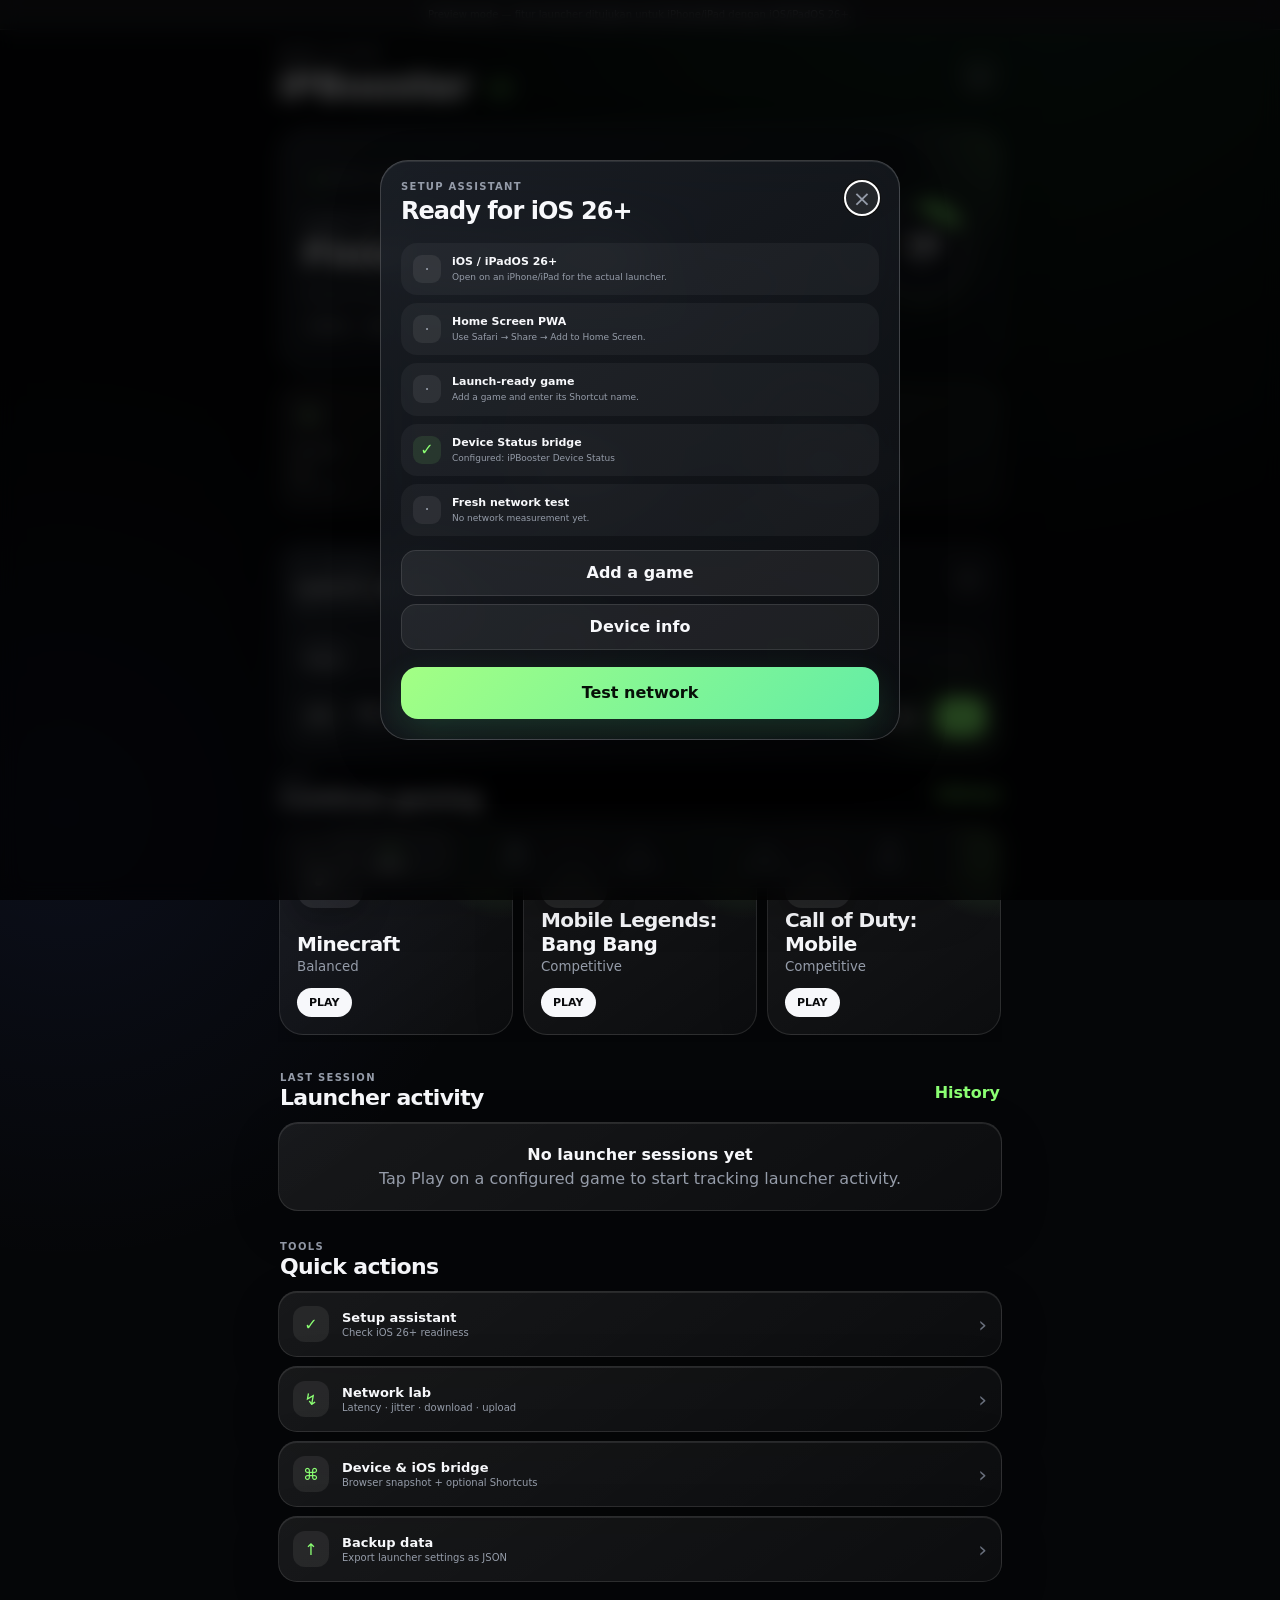
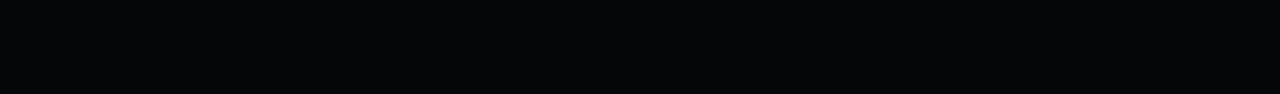
<file: index.html>
<!doctype html>
<html lang="id">
<head>
  <meta charset="utf-8" />
  <meta name="viewport" content="width=device-width, initial-scale=1, viewport-fit=cover, user-scalable=no" />
  <meta name="theme-color" content="#050608" />
  <meta name="color-scheme" content="dark" />
  <meta name="apple-mobile-web-app-capable" content="yes" />
  <meta name="apple-mobile-web-app-status-bar-style" content="black-translucent" />
  <meta name="apple-mobile-web-app-title" content="iPBooster" />
  <meta name="format-detection" content="telephone=no" />
  <meta name="description" content="iPBooster v3 — iOS 26+ gaming control with Smart Play Router, profile-aware launch preflight, real network diagnostics, official App Store artwork and local session analytics." />
  <link rel="manifest" href="./manifest.webmanifest" />
  <link rel="apple-touch-icon" href="./assets/icon-180.png" />
  <link rel="icon" href="./assets/icon.svg" type="image/svg+xml" />
  <link rel="stylesheet" href="./styles.css" />
  <link rel="stylesheet" href="./v3.css" />
  <title>iPBooster v3 — iOS 26+ Gaming Control</title>
</head>
<body>
  <div class="ambient ambient-a"></div>
  <div class="ambient ambient-b"></div>
  <div id="compatBanner" class="compat-banner hidden" role="status"></div>

  <main class="app-shell">
    <section class="view active" data-view="home">
      <header class="topbar">
        <div><p id="greeting" class="eyebrow">READY TO PLAY</p><h1>iPBooster <span class="version-chip">v3</span></h1></div>
        <button id="installButton" class="icon-button glass" aria-label="Install / onboarding" title="Install & setup">＋</button>
      </header>

      <section class="readiness-card glass strong-glass">
        <div class="readiness-copy">
          <div class="status-pill"><span class="live-dot"></span><span id="readyLabel">iOS 26+ target</span></div>
          <p class="eyebrow readiness-kicker">GAMING READINESS</p>
          <h2 id="readinessTitle">Set up your launcher</h2>
          <p id="readinessText">Smart Play Router + real preflight checks + local session analytics.</p>
          <div id="readinessReasons" class="reason-chips"></div>
        </div>
        <button class="readiness-ring" data-action="open-onboarding" aria-label="Open setup"><span id="readinessScore">0</span><small>/100</small></button>
      </section>

      <section class="metrics-grid" aria-label="Quick status">
        <button class="metric glass" data-action="run-network"><span class="metric-icon">↯</span><span class="metric-label">Network</span><strong id="metricLatency">—</strong><small id="metricJitter">Tap to test</small></button>
        <button class="metric glass" data-action="run-device-status"><span class="metric-icon">⌁</span><span class="metric-label">Device</span><strong id="metricBridge">Setup</strong><small id="metricBridgeSub">Optional bridge</small></button>
        <button class="metric glass" data-action="cycle-profile"><span class="metric-icon">◈</span><span class="metric-label">Profile</span><strong id="metricProfile">Competitive</strong><small>Tap to switch</small></button>
      </section>

      <div class="section-heading"><div><p class="eyebrow">PLAY</p><h3>Continue gaming</h3></div><button class="text-button" data-tab="games">Library</button></div>
      <div id="homeGameList" class="game-strip"></div>

      <div class="section-heading compact-heading"><div><p class="eyebrow">LAST SESSION</p><h3>Launcher activity</h3></div><button class="text-button" data-tab="sessions">History</button></div>
      <div id="lastSessionCard"></div>

      <div class="section-heading compact-heading"><div><p class="eyebrow">TOOLS</p><h3>Quick actions</h3></div></div>
      <div class="quick-grid">
        <button class="quick-action glass" data-action="open-onboarding"><span class="quick-symbol">✓</span><span><strong>Setup assistant</strong><small>Check iOS 26+ readiness</small></span><span>›</span></button>
        <button class="quick-action glass" data-action="run-network"><span class="quick-symbol">↯</span><span><strong>Network lab</strong><small>Latency · jitter · download · upload</small></span><span>›</span></button>
        <button class="quick-action glass" data-action="open-bridge"><span class="quick-symbol">⌘</span><span><strong>Device & iOS bridge</strong><small>Browser snapshot + optional Shortcuts</small></span><span>›</span></button>
        <button class="quick-action glass" data-action="export-data"><span class="quick-symbol">↑</span><span><strong>Backup data</strong><small>Export launcher settings as JSON</small></span><span>›</span></button>
      </div>
    </section>

    <section class="view" data-view="games">
      <header class="topbar">
        <div><p class="eyebrow">OFFICIAL APP STORE DATA</p><h1>Games</h1></div>
        <button class="pill-button glass" data-action="open-manual-game">+ Manual</button>
      </header>
      <p class="page-intro">Cari game di katalog Apple Indonesia. Smart Play Router mengirim nama game ke satu Shortcut, lalu aksi Jika memilih cabang Buka App yang benar.</p>

      <section class="search-card glass">
        <div class="search-row">
          <input id="gameSearchInput" type="search" autocomplete="off" enterkeyhint="search" placeholder="Cari Minecraft, Genshin, PUBG…" />
          <button id="gameSearchButton" class="small-button">Search</button>
        </div>
        <small>Hasil berasal dari Apple Search API. iPBooster tidak membuat atau meniru logo game.</small>
      </section>
      <div id="appStoreResults" class="store-results"></div>

      <div class="section-heading compact-heading"><div><p class="eyebrow">YOUR LIBRARY</p><h3>Configured games</h3></div><span id="libraryCount" class="count-chip">0</span></div>
      <div id="gameLibrary" class="library-list"></div>
    </section>

    <section class="view" data-view="network">
      <header class="topbar"><div><p class="eyebrow">REAL HTTP MEASUREMENT</p><h1>Network Lab</h1></div><span id="onlinePill" class="status-pill"><span class="live-dot"></span>Online</span></header>
      <p class="page-intro">Pengukuran memakai trafik sungguhan. Safari tidak memberikan raw socket, jadi angka latency di sini adalah HTTP latency ke endpoint test—bukan ICMP ping ke server game.</p>
      <section class="network-gauge glass strong-glass"><div id="gaugeRing" class="gauge-ring"><div><span id="gaugeValue">—</span><small>ms</small></div></div><div><p class="eyebrow">CONNECTION QUALITY</p><h2 id="networkQuality">Ready to test</h2><p id="networkCaption">Run a full test to measure this connection.</p></div></section>
      <div class="network-stats">
        <div class="stat-card glass"><span>Latency</span><strong id="statLatency">—</strong><small>ms</small></div>
        <div class="stat-card glass"><span>Jitter</span><strong id="statJitter">—</strong><small>ms</small></div>
        <div class="stat-card glass"><span>Download</span><strong id="statDown">—</strong><small>Mbps</small></div>
        <div class="stat-card glass"><span>Upload</span><strong id="statUp">—</strong><small>Mbps</small></div>
      </div>
      <div id="browserNetworkInfo" class="mini-info glass hidden"></div>
      <button id="fullTestButton" class="primary-button">Run Full Network Test</button>
      <div id="testProgress" class="test-progress hidden"><div class="progress-track"><div id="progressBar"></div></div><p id="progressText">Preparing…</p></div>
      <div class="section-heading compact-heading"><div><p class="eyebrow">HISTORY</p><h3>Recent tests</h3></div><button id="clearHistory" class="text-button">Clear</button></div>
      <div id="networkHistory" class="history-list"></div>
    </section>

    <section class="view" data-view="sessions">
      <header class="topbar"><div><p class="eyebrow">LOCAL HISTORY</p><h1>Sessions</h1></div><button id="clearSessions" class="pill-button glass">Clear</button></header>
      <p class="page-intro">Session duration adalah <strong>launcher estimate</strong>: dihitung dari saat kamu tap Play sampai iPBooster kembali foreground. Web app tidak membaca proses game lain di iOS.</p>
      <section id="sessionSummary" class="session-summary"></section>
      <div class="section-heading compact-heading"><div><p class="eyebrow">RECENT</p><h3>Launch history</h3></div></div>
      <div id="sessionHistory" class="history-list"></div>
    </section>

    <section class="view" data-view="bridge">
      <header class="topbar"><div><p class="eyebrow">DEVICE & APPLE SHORTCUTS</p><h1>iOS Bridge</h1></div><span class="ios-chip">iOS 26+</span></header>
      <p class="page-intro">Device snapshot dasar bekerja tanpa Shortcut. Device Bridge tetap opsional untuk data iOS yang dilindungi. Smart Play memakai satu Router Shortcut untuk membuka semua game.</p>

      <section class="bridge-status glass strong-glass">
        <div class="bridge-icon">⌘</div>
        <div><p class="eyebrow">OPTIONAL DEVICE BRIDGE</p><h2 id="bridgeStatusTitle">Not configured</h2><p id="bridgeStatusText">Set nama Shortcut hanya jika kamu ingin data iOS tambahan.</p></div>
      </section>

      <section class="settings-group glass">
        <label for="statusShortcutName">Device Status Shortcut</label>
        <div class="input-row"><input id="statusShortcutName" autocomplete="off" placeholder="iPBooster Device Status" /><button id="saveBridge" class="small-button">Save</button></div>
        <small>Opsional. Output terakhir sebaiknya JSON text, misalnya <code>{"battery":87,"focus":"Gaming","wifi":"Home 5G"}</code>.</small>
      </section>
      <button class="primary-button" data-action="run-device-status">Test Optional Device Callback</button>

      <div class="section-heading compact-heading"><div><p class="eyebrow">LAST CALLBACK</p><h3>Device data</h3></div></div>
      <div id="deviceData" class="device-data glass"><p>Belum ada data dari Shortcuts.</p></div>

      <div class="section-heading compact-heading"><div><p class="eyebrow">SMART PLAY</p><h3>Universal router</h3></div></div>
      <ol class="recipe glass">
        <li><span>1</span><div><strong>One-time Router Shortcut setup</strong><p>Buat satu Shortcut “iPBooster Play”, bukan satu Shortcut per game.</p></div></li>
        <li><span>2</span><div><strong>If Shortcut Input → Open App</strong><p>Shortcut Input dipakai di aksi Jika. Setiap cabang Jika berisi Buka App dengan game yang dipilih langsung.</p></div></li>
        <li><span>3</span><div><strong>Game Mode stays native</strong><p>Setelah game terbuka, Game Mode dan prioritas CPU/GPU tetap dikelola iOS.</p></div></li>
      </ol>
      <section class="truth-card"><strong>No fake installed-app detection</strong><p>Safari/PWA tidak boleh membaca daftar aplikasi yang terpasang. iPBooster hanya menampilkan kemampuan perangkat yang browser memang boleh baca, lalu memakai Shortcuts atau deep link yang sah untuk launch.</p></section>
    </section>

    <nav class="tabbar glass" aria-label="Main navigation">
      <button class="tab active" data-tab="home"><span>⌂</span><small>Home</small></button>
      <button class="tab" data-tab="games"><span>▦</span><small>Games</small></button>
      <button class="tab" data-tab="network"><span>↯</span><small>Network</small></button>
      <button class="tab" data-tab="sessions"><span>◷</span><small>Sessions</small></button>
      <button class="tab" data-tab="bridge"><span>⌘</span><small>Bridge</small></button>
    </nav>
  </main>

  <dialog id="gameDialog" class="modal">
    <form id="gameForm" class="modal-card glass strong-glass">
      <div class="modal-head"><div><p class="eyebrow">GAME CONFIG</p><h2 id="dialogTitle">Configure Game</h2></div><button type="button" class="close-button" data-close-dialog="gameDialog" aria-label="Close">×</button></div>
      <div id="gamePreview" class="game-preview"></div>
      <input type="hidden" id="editGameId" />
      <input type="hidden" id="gameAppStoreId" />
      <input type="hidden" id="gameArtworkUrl" />
      <input type="hidden" id="gameStoreUrl" />
      <label>Game name<input id="gameName" maxlength="80" required placeholder="Minecraft" /></label>
      <label>Per-game Shortcut name (optional)<input id="gameShortcut" maxlength="100" placeholder="Leave empty for Smart Play" /></label>
      <label>Gaming profile<select id="gameProfile"><option value="competitive">Competitive</option><option value="balanced">Balanced</option><option value="battery">Battery Saver</option></select></label>
      <p class="form-help">Per-game Shortcut is optional. <strong>Smart Play Router</strong> can use one If → Open App Shortcut for the entire library.</p>
      <div class="modal-actions"><button type="button" id="deleteGameButton" class="danger-button hidden">Delete</button><button type="submit" class="primary-button">Save Game</button></div>
    </form>
  </dialog>

  <dialog id="onboardingDialog" class="modal">
    <div class="modal-card glass strong-glass">
      <div class="modal-head"><div><p class="eyebrow">SETUP ASSISTANT</p><h2>Ready for iOS 26+</h2></div><button class="close-button" data-close-dialog="onboardingDialog">×</button></div>
      <div id="onboardingChecks" class="check-list"></div>
      <div class="onboarding-actions">
        <button class="secondary-button" data-action="open-games">Add a game</button>
        <button class="secondary-button" data-action="open-bridge">Device info</button>
        <button class="primary-button" data-action="run-network">Test network</button>
      </div>
    </div>
  </dialog>

  <dialog id="installDialog" class="modal">
    <div class="modal-card glass strong-glass">
      <div class="modal-head"><div><p class="eyebrow">PWA INSTALL</p><h2>Add to Home Screen</h2></div><button class="close-button" data-close-dialog="installDialog">×</button></div>
      <div class="install-steps"><p><span>1</span>Buka di Safari.</p><p><span>2</span>Tap Share.</p><p><span>3</span>Pilih <strong>Add to Home Screen</strong>.</p><p><span>4</span>Buka iPBooster dari icon Home Screen.</p></div>
    </div>
  </dialog>

  <div id="toast" class="toast glass" role="status" aria-live="polite"></div>
  <script src="./app.js" defer></script>
  <script src="./v3-observer-guard.js" defer></script>
  <script src="./v3-engine.js" defer></script>
  <script src="./router-fix.js" defer></script>
  <script src="./smart-launch.js" defer></script>
</body>
</html>
</file>
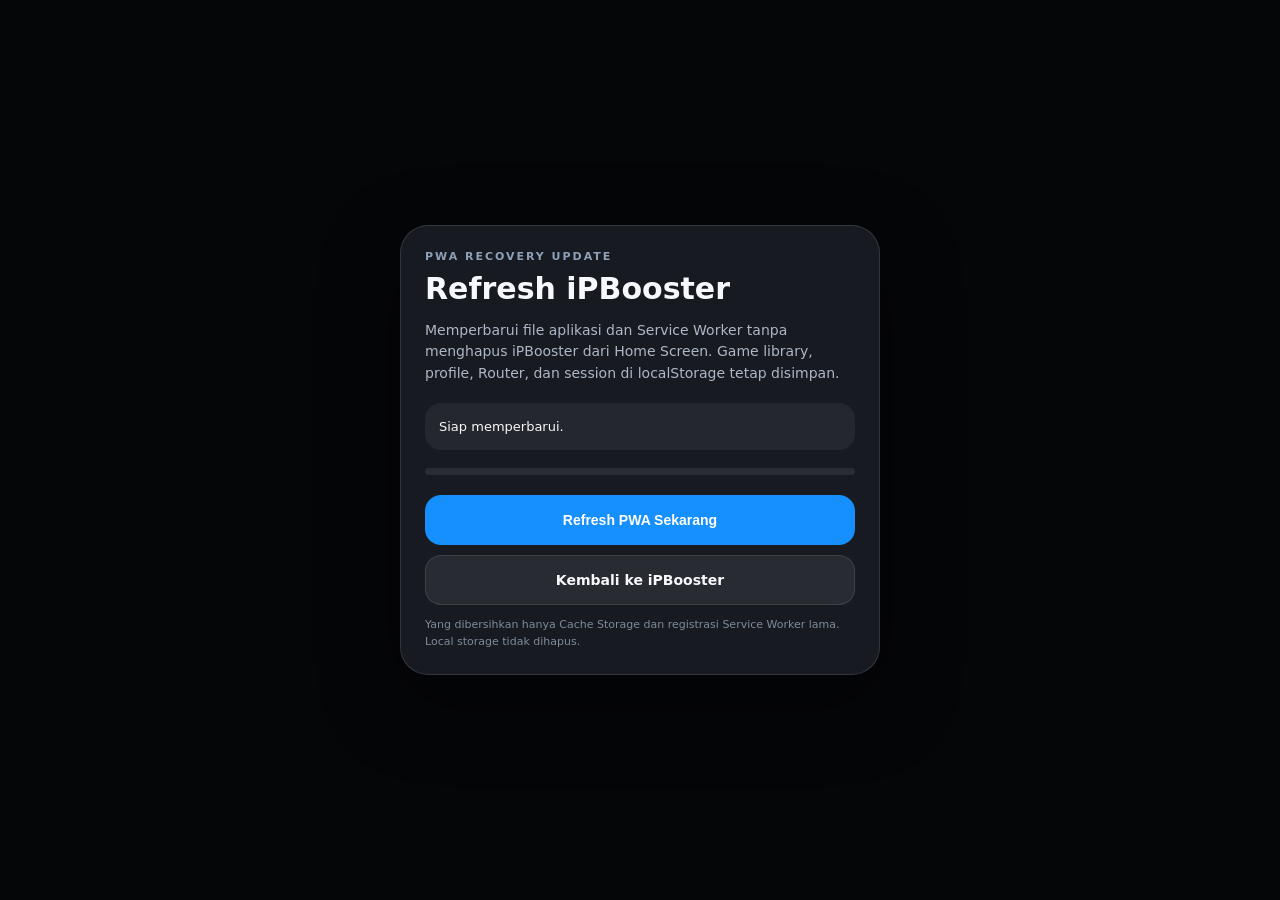
<file: refresh.html>
<!doctype html>
<html lang="id">
<head>
  <meta charset="utf-8" />
  <meta name="viewport" content="width=device-width, initial-scale=1, viewport-fit=cover" />
  <meta name="theme-color" content="#050608" />
  <meta name="color-scheme" content="dark" />
  <title>Refresh iPBooster</title>
  <style>
    *{box-sizing:border-box}html,body{margin:0;min-height:100%;background:#050608;color:#f7f8fb;font-family:-apple-system,BlinkMacSystemFont,"SF Pro Display",system-ui,sans-serif}body{min-height:100dvh;display:grid;place-items:center;padding:calc(24px + env(safe-area-inset-top)) 20px calc(24px + env(safe-area-inset-bottom))}.card{width:min(100%,480px);padding:24px;border-radius:28px;background:rgba(25,29,36,.92);border:1px solid rgba(255,255,255,.12);box-shadow:0 26px 80px rgba(0,0,0,.45)}.eyebrow{font-size:11px;font-weight:850;letter-spacing:.18em;color:#8ea0b7}.card h1{font-size:30px;margin:8px 0 10px}.card p{color:#aeb7c5;line-height:1.55;font-size:14px}.status{margin:18px 0;padding:14px;border-radius:16px;background:rgba(255,255,255,.055);font-size:13px;line-height:1.5}.progress{height:7px;border-radius:99px;background:rgba(255,255,255,.08);overflow:hidden;margin:14px 0 20px}.bar{height:100%;width:0;background:#2f9bff;transition:width .28s ease}.actions{display:grid;gap:10px}button,a{appearance:none;border:0;text-decoration:none;display:flex;align-items:center;justify-content:center;min-height:50px;border-radius:16px;font-size:14px;font-weight:800}.primary{background:#168fff;color:white}.secondary{background:rgba(255,255,255,.08);color:#f7f8fb;border:1px solid rgba(255,255,255,.1)}button:disabled{opacity:.55}.note{font-size:11px!important;color:#7f8b9b!important;margin-bottom:0!important}
  </style>
</head>
<body>
  <main class="card">
    <div class="eyebrow">PWA RECOVERY UPDATE</div>
    <h1>Refresh iPBooster</h1>
    <p>Memperbarui file aplikasi dan Service Worker tanpa menghapus iPBooster dari Home Screen. Game library, profile, Router, dan session di localStorage tetap disimpan.</p>
    <div id="status" class="status">Siap memperbarui.</div>
    <div class="progress"><div id="bar" class="bar"></div></div>
    <div class="actions">
      <button id="refresh" class="primary">Refresh PWA Sekarang</button>
      <a class="secondary" href="./">Kembali ke iPBooster</a>
    </div>
    <p class="note">Yang dibersihkan hanya Cache Storage dan registrasi Service Worker lama. Local storage tidak dihapus.</p>
  </main>
<script>
(() => {
  const status = document.getElementById('status');
  const bar = document.getElementById('bar');
  const button = document.getElementById('refresh');
  const set = (text, pct) => { status.textContent = text; bar.style.width = pct + '%'; };

  async function refreshPWA(){
    if(!navigator.onLine){ set('Tidak ada koneksi internet. Hubungkan internet lalu coba lagi.',0); return; }
    button.disabled = true;
    try{
      set('Menghapus cache aplikasi lama…',15);
      if('caches' in window){
        const keys = await caches.keys();
        await Promise.all(keys.filter(k => k.startsWith('ipbooster-')).map(k => caches.delete(k)));
      }

      set('Melepas Service Worker lama…',35);
      if('serviceWorker' in navigator){
        const regs = await navigator.serviceWorker.getRegistrations();
        await Promise.all(regs.filter(r => r.scope.includes('/ipbooster/')).map(r => r.unregister()));
      }

      set('Mengambil Service Worker terbaru…',58);
      if('serviceWorker' in navigator){
        await navigator.serviceWorker.register('./sw.js?recovery=' + Date.now(), {scope:'./', updateViaCache:'none'});
        const ready = await Promise.race([
          navigator.serviceWorker.ready,
          new Promise((_,reject)=>setTimeout(()=>reject(new Error('Service Worker timeout')),10000))
        ]);
        await ready.update?.();
      }

      set('Memverifikasi file terbaru…',78);
      await Promise.allSettled([
        fetch('./version.json?t='+Date.now(),{cache:'no-store'}),
        fetch('./index.html?t='+Date.now(),{cache:'no-store'}),
        fetch('./app.js?t='+Date.now(),{cache:'no-store'}),
        fetch('./pwa-update.js?t='+Date.now(),{cache:'no-store'})
      ]);

      set('Selesai. Membuka iPBooster terbaru…',100);
      sessionStorage.setItem('ipbooster.recovery-refresh','1');
      setTimeout(()=>location.replace('./?updated='+Date.now()),700);
    }catch(error){
      console.error(error);
      set('Refresh belum berhasil: ' + (error?.message || 'unknown error') + '. Coba lagi.',0);
      button.disabled = false;
    }
  }
  button.addEventListener('click', refreshPWA);
})();
</script>
</body>
</html>
</file>
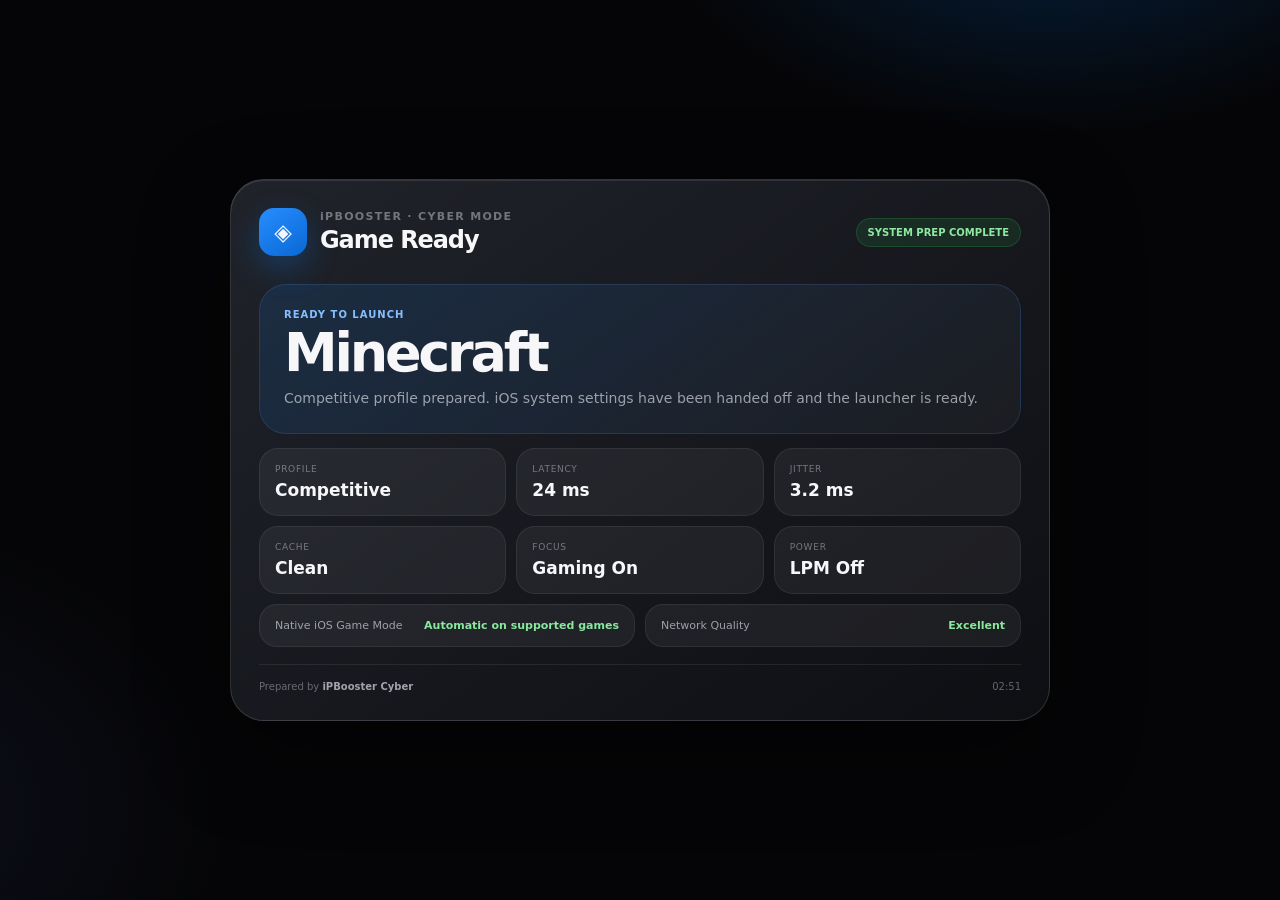
<file: shortcuts/ipbooster-cyber-result-preview.html>
<!doctype html><html lang="en"><head><meta charset="utf-8"><meta name="viewport" content="width=device-width,initial-scale=1,viewport-fit=cover"><meta name="color-scheme" content="dark"><title>iPBooster Cyber Preview</title><style>:root{color-scheme:dark;--bg:#050507;--soft:rgba(255,255,255,.055);--text:#f7f7fa;--muted:rgba(235,238,245,.62);font-family:-apple-system,BlinkMacSystemFont,"SF Pro Display","SF Pro Text",system-ui,sans-serif}*{box-sizing:border-box}html,body{margin:0;min-height:100%;background:#050507;color:var(--text)}body{min-height:100vh;display:grid;place-items:center;padding:28px;background:radial-gradient(700px 420px at 82% -12%,rgba(10,132,255,.22),transparent 58%),radial-gradient(620px 500px at -10% 90%,rgba(72,92,170,.12),transparent 58%),var(--bg)}.shell{width:min(100%,820px);border-radius:34px;padding:28px;background:linear-gradient(145deg,rgba(37,40,48,.87),rgba(17,18,22,.82));border:1px solid rgba(255,255,255,.13);box-shadow:inset 0 1px 0 rgba(255,255,255,.10),0 30px 90px rgba(0,0,0,.42)}.top{display:flex;align-items:center;justify-content:space-between;gap:18px}.brand{display:flex;align-items:center;gap:13px}.mark{width:48px;height:48px;border-radius:15px;display:grid;place-items:center;background:linear-gradient(145deg,#278dff,#0968d4);box-shadow:0 12px 32px rgba(10,132,255,.28);font-size:23px}.eyebrow{font-size:11px;letter-spacing:.12em;color:rgba(235,238,245,.42);font-weight:800}.brand strong{display:block;margin-top:3px;font-size:24px;letter-spacing:-.045em}.badge{padding:8px 11px;border-radius:999px;font-size:10px;font-weight:800;background:rgba(48,209,88,.10);color:#8ee8a2;border:1px solid rgba(48,209,88,.18)}.hero{margin-top:28px;padding:24px;border-radius:27px;background:linear-gradient(145deg,rgba(10,132,255,.13),rgba(255,255,255,.035));border:1px solid rgba(95,164,255,.16)}.hero .mini{font-size:10px;font-weight:800;letter-spacing:.1em;color:#86bfff}.hero h1{margin:7px 0 8px;font-size:clamp(31px,7vw,54px);line-height:.98;letter-spacing:-.06em}.hero p{margin:0;color:var(--muted);font-size:14px;line-height:1.5}.grid{display:grid;grid-template-columns:repeat(3,minmax(0,1fr));gap:10px;margin-top:14px}.stat{padding:15px;border-radius:19px;background:var(--soft);border:1px solid rgba(255,255,255,.07)}.stat span{display:block;font-size:9px;color:rgba(235,238,245,.42);text-transform:uppercase;letter-spacing:.08em}.stat strong{display:block;margin-top:6px;font-size:17px}.system{display:grid;grid-template-columns:1fr 1fr;gap:10px;margin-top:10px}.row{display:flex;align-items:center;justify-content:space-between;gap:10px;padding:14px 15px;border-radius:18px;background:var(--soft);border:1px solid rgba(255,255,255,.07)}.row span{font-size:11px;color:var(--muted)}.row strong{font-size:11px}.good{color:#88e89e}.footer{margin-top:17px;display:flex;align-items:center;justify-content:space-between;gap:12px;padding-top:16px;border-top:1px solid rgba(255,255,255,.08);font-size:10px;color:rgba(235,238,245,.38)}.footer strong{color:rgba(235,238,245,.65)}@media(max-width:620px){body{padding:16px}.shell{padding:20px;border-radius:28px}.grid{grid-template-columns:1fr 1fr}.system{grid-template-columns:1fr}.brand strong{font-size:21px}.hero h1{font-size:38px}}</style></head><body><main class="shell"><header class="top"><div class="brand"><div class="mark">◈</div><div><div class="eyebrow">iPBOOSTER · CYBER MODE</div><strong>Game Ready</strong></div></div><div class="badge">SYSTEM PREP COMPLETE</div></header><section class="hero"><div class="mini">READY TO LAUNCH</div><h1>Minecraft</h1><p>Competitive profile prepared. iOS system settings have been handed off and the launcher is ready.</p></section><section class="grid"><div class="stat"><span>Profile</span><strong>Competitive</strong></div><div class="stat"><span>Latency</span><strong>24 ms</strong></div><div class="stat"><span>Jitter</span><strong>3.2 ms</strong></div><div class="stat"><span>Cache</span><strong>Clean</strong></div><div class="stat"><span>Focus</span><strong>Gaming On</strong></div><div class="stat"><span>Power</span><strong>LPM Off</strong></div></section><section class="system"><div class="row"><span>Native iOS Game Mode</span><strong class="good">Automatic on supported games</strong></div><div class="row"><span>Network Quality</span><strong class="good">Excellent</strong></div></section><footer class="footer"><span>Prepared by <strong>iPBooster Cyber</strong></span><span>02:51</span></footer></main></body></html>
</file>
<file: styles.css>
:root{--bg:#050608;--panel:rgba(24,27,34,.62);--stroke:rgba(255,255,255,.11);--stroke-hi:rgba(255,255,255,.19);--text:#f7f8fb;--muted:#959ca9;--muted-2:#69707d;--accent:#8bff73;--accent-2:#4de5b9;--danger:#ff6572;--warning:#ffd166;--blue:#78a9ff;--safe-top:env(safe-area-inset-top,0px);--safe-bottom:env(safe-area-inset-bottom,0px);font-family:-apple-system,BlinkMacSystemFont,"SF Pro Display","SF Pro Text",system-ui,sans-serif}*{box-sizing:border-box;-webkit-tap-highlight-color:transparent}html{background:var(--bg);color-scheme:dark}body{margin:0;min-height:100svh;background:radial-gradient(circle at 78% -10%,rgba(92,255,159,.12),transparent 34%),radial-gradient(circle at 5% 48%,rgba(92,125,255,.08),transparent 30%),var(--bg);color:var(--text);overflow-x:hidden}button,input,select{font:inherit}button{color:inherit;cursor:pointer}button:active{transform:scale(.975)}button,.game-card,.store-result{transition:transform .16s ease,border-color .2s ease,background .2s ease,opacity .2s ease}.hidden{display:none!important}.ambient{position:fixed;pointer-events:none;filter:blur(85px);opacity:.18;border-radius:999px;z-index:-1}.ambient-a{width:250px;height:250px;background:var(--accent);right:-130px;top:16vh}.ambient-b{width:190px;height:190px;background:#586dff;left:-110px;top:58vh}.app-shell{width:min(100%,760px);margin:0 auto;padding:calc(var(--safe-top) + 18px) 18px calc(var(--safe-bottom) + 112px);min-height:100svh}.view{display:none;animation:viewIn .24s ease both}.view.active{display:block}@keyframes viewIn{from{opacity:0;transform:translateY(5px)}to{opacity:1;transform:none}}.glass{position:relative;background:linear-gradient(145deg,rgba(255,255,255,.075),rgba(255,255,255,.03));border:1px solid var(--stroke);box-shadow:inset 0 1px 0 rgba(255,255,255,.09),0 16px 50px rgba(0,0,0,.17);-webkit-backdrop-filter:blur(26px) saturate(140%);backdrop-filter:blur(26px) saturate(140%)}.strong-glass{background:linear-gradient(145deg,rgba(31,36,44,.78),rgba(13,15,19,.72));border-color:var(--stroke-hi)}.topbar{min-height:58px;display:flex;align-items:center;justify-content:space-between;gap:16px;margin-bottom:20px}h1,h2,h3,p{margin-top:0}h1{margin-bottom:0;font-size:clamp(28px,7vw,38px);letter-spacing:-.045em}h2{letter-spacing:-.04em}h3{margin-bottom:0;font-size:22px;letter-spacing:-.03em}.version-chip{display:inline-flex;vertical-align:middle;font-size:10px;letter-spacing:0;background:rgba(139,255,115,.12);color:var(--accent);border:1px solid rgba(139,255,115,.18);padding:5px 7px;border-radius:999px;margin-left:4px}.eyebrow{color:var(--muted);letter-spacing:.13em;font-size:10px;font-weight:800;margin-bottom:5px}.page-intro{color:var(--muted);line-height:1.55;font-size:13px;margin:-8px 2px 22px}.icon-button,.pill-button,.text-button,.small-button,.close-button,.secondary-button,.danger-button{border:0}.icon-button{width:44px;height:44px;border-radius:15px;display:grid;place-items:center;font-size:22px}.pill-button{padding:10px 14px;border-radius:999px;font-size:12px;font-weight:780}.text-button{color:var(--accent);background:none;padding:8px 0 8px 14px;font-weight:750}.small-button{border-radius:12px;padding:0 14px;background:var(--text);color:#08090b;font-weight:800}.secondary-button{min-height:46px;border-radius:15px;background:rgba(255,255,255,.07);border:1px solid var(--stroke);font-weight:780;padding:0 14px}.danger-button{min-height:48px;border-radius:15px;padding:0 16px;background:rgba(255,101,114,.1);border:1px solid rgba(255,101,114,.2);color:#ff9ca5;font-weight:800}.status-pill,.ios-chip,.count-chip{width:fit-content;display:inline-flex;align-items:center;gap:7px;border:1px solid rgba(255,255,255,.09);border-radius:999px;background:rgba(0,0,0,.23);padding:7px 10px;font-size:11px;color:#c9ced7}.live-dot{width:6px;height:6px;border-radius:50%;background:var(--accent);box-shadow:0 0 0 4px rgba(139,255,115,.09)}.readiness-card{border-radius:29px;padding:24px;display:grid;grid-template-columns:1fr 105px;gap:20px;align-items:center;overflow:hidden;min-height:245px}.readiness-card:after{content:"";position:absolute;width:260px;height:260px;border-radius:50%;right:-150px;top:-125px;background:radial-gradient(circle,rgba(139,255,115,.16),transparent 65%);pointer-events:none}.readiness-copy{position:relative;z-index:1}.readiness-kicker{margin-top:24px}.readiness-card h2{font-size:clamp(25px,7vw,38px);line-height:1;margin:7px 0 12px}.readiness-card p:not(.eyebrow){color:var(--muted);font-size:12px;line-height:1.5;margin-bottom:12px}.readiness-ring{position:relative;z-index:1;width:98px;height:98px;border-radius:50%;border:1px solid rgba(255,255,255,.14);background:radial-gradient(circle at center,#101318 57%,transparent 58%),conic-gradient(var(--accent) var(--score,0%),rgba(255,255,255,.08) 0);display:grid;place-content:center;text-align:center;box-shadow:0 0 42px rgba(139,255,115,.12)}.readiness-ring span{font-size:28px;font-weight:900;letter-spacing:-.06em}.readiness-ring small{color:var(--muted);font-size:9px}.reason-chips{display:flex;flex-wrap:wrap;gap:6px}.reason-chip{font-size:9px;padding:5px 7px;border-radius:999px;background:rgba(255,255,255,.055);color:#bec4cd;border:1px solid rgba(255,255,255,.06)}.reason-chip.good{color:var(--accent);background:rgba(139,255,115,.07);border-color:rgba(139,255,115,.12)}.metrics-grid{display:grid;grid-template-columns:repeat(3,1fr);gap:10px;margin:12px 0 30px}.metric{border-radius:20px;min-height:128px;padding:15px;text-align:left;display:flex;flex-direction:column;align-items:flex-start}.metric-icon{width:30px;height:30px;border-radius:10px;background:rgba(255,255,255,.07);display:grid;place-items:center;margin-bottom:13px;color:var(--accent);font-size:17px}.metric-label{color:var(--muted);font-size:11px}.metric strong{margin-top:4px;font-size:16px;letter-spacing:-.02em;overflow:hidden;text-overflow:ellipsis;max-width:100%}.metric small{color:var(--muted-2);margin-top:3px;font-size:9px}.section-heading{display:flex;align-items:end;justify-content:space-between;margin:0 2px 12px}.section-heading .eyebrow{margin-bottom:2px}.compact-heading{margin-top:30px}.game-strip{display:grid;grid-auto-flow:column;grid-auto-columns:minmax(174px,58%);gap:10px;overflow-x:auto;padding:1px 1px 7px;scrollbar-width:none;scroll-snap-type:x proximity}.game-strip::-webkit-scrollbar{display:none}.game-card{min-height:194px;border-radius:24px;padding:17px;text-align:left;overflow:hidden;scroll-snap-align:start;display:flex;flex-direction:column;justify-content:space-between}.game-card:after{content:"";position:absolute;width:130px;height:130px;border-radius:50%;background:radial-gradient(circle,rgba(139,255,115,.16),transparent 70%);right:-52px;top:-35px}.app-art{display:block;object-fit:cover;background:rgba(255,255,255,.07);box-shadow:0 10px 28px rgba(0,0,0,.25)}.game-card strong{font-size:20px;letter-spacing:-.03em;display:block}.game-card small{display:block;color:var(--muted);margin-top:3px}.play-chip{width:fit-content;margin-top:14px;background:var(--text);color:#0a0b0d;border-radius:999px;padding:8px 12px;font-size:11px;font-weight:850}.quick-grid{display:grid;gap:9px}.quick-action{border-radius:19px;padding:14px;display:grid;grid-template-columns:38px 1fr auto;align-items:center;gap:11px;text-align:left}.quick-symbol{width:36px;height:36px;border-radius:12px;background:rgba(255,255,255,.07);display:grid;place-items:center;color:var(--accent)}.quick-action strong{display:block;font-size:13px}.quick-action small{display:block;color:var(--muted);margin-top:2px;font-size:10px}.quick-action>span:last-child{color:var(--muted-2);font-size:22px}.last-session{border-radius:20px;padding:14px;display:grid;grid-template-columns:48px 1fr auto;gap:12px;align-items:center}.last-session strong{display:block;font-size:13px}.last-session p{margin:3px 0 0;color:var(--muted);font-size:10px}.duration-chip{font-size:11px;color:var(--accent);font-weight:800}.search-card{border-radius:21px;padding:14px}.search-row{display:grid;grid-template-columns:1fr auto;gap:8px}.search-card small{display:block;color:var(--muted);font-size:9px;line-height:1.5;margin:9px 2px 0}input,select{width:100%;border:1px solid rgba(255,255,255,.1);background:rgba(0,0,0,.23);color:var(--text);outline:none;border-radius:13px;padding:12px}input:focus,select:focus{border-color:rgba(139,255,115,.45);box-shadow:0 0 0 3px rgba(139,255,115,.06)}.store-results{display:grid;gap:8px;margin-top:12px}.store-result{border-radius:18px;padding:12px;display:grid;grid-template-columns:56px 1fr auto;gap:12px;align-items:center;text-align:left}.store-result strong{font-size:13px;display:block}.store-result small{display:block;color:var(--muted);font-size:9px;margin-top:3px;line-height:1.35}.store-add{border:0;border-radius:12px;padding:9px 11px;background:var(--text);color:#08090b;font-size:10px;font-weight:850}.loading-card{border-radius:18px;padding:18px;color:var(--muted);font-size:11px;text-align:center}.library-list{display:grid;gap:10px}.library-row{border-radius:22px;padding:14px;display:grid;grid-template-columns:52px 1fr auto;align-items:center;gap:13px}.library-row strong{font-size:14px}.library-row small{color:var(--muted);display:block;margin-top:4px;font-size:10px;line-height:1.35}.row-actions{display:flex;gap:7px}.row-actions button{border:1px solid var(--stroke);background:rgba(255,255,255,.05);border-radius:12px;padding:9px 11px;font-size:10px;font-weight:750}.row-actions .play{background:var(--text);color:#08090b}.row-actions .play:disabled{opacity:.38}.network-gauge{border-radius:29px;padding:22px;min-height:185px;display:grid;grid-template-columns:118px 1fr;gap:22px;align-items:center}.gauge-ring{width:112px;height:112px;border-radius:50%;background:conic-gradient(var(--accent) 0deg,rgba(255,255,255,.08) 0deg);display:grid;place-items:center;position:relative}.gauge-ring:before{content:"";position:absolute;inset:8px;border-radius:50%;background:#111318;box-shadow:inset 0 0 0 1px rgba(255,255,255,.06)}.gauge-ring>div{position:relative;z-index:1;text-align:center}.gauge-ring span{display:block;font-size:30px;font-weight:900;letter-spacing:-.06em}.gauge-ring small{color:var(--muted)}.network-gauge h2{margin:4px 0 7px;font-size:24px}.network-gauge p:last-child{color:var(--muted);font-size:11px;line-height:1.45;margin:0}.network-stats{display:grid;grid-template-columns:repeat(4,1fr);gap:8px;margin:10px 0}.stat-card{min-width:0;border-radius:18px;padding:13px 10px;text-align:center}.stat-card span{display:block;color:var(--muted);font-size:9px}.stat-card strong{display:block;font-size:20px;margin-top:6px;overflow:hidden;text-overflow:ellipsis}.stat-card small{color:var(--muted-2);font-size:8px}.mini-info{border-radius:16px;padding:11px 13px;margin:9px 0;color:var(--muted);font-size:10px;display:flex;gap:9px;flex-wrap:wrap}.mini-info strong{color:var(--text)}.primary-button{width:100%;margin-top:9px;min-height:52px;border:0;border-radius:17px;background:linear-gradient(135deg,#a3ff84,#63eda6);color:#071008;font-weight:900;box-shadow:0 12px 34px rgba(91,255,154,.14)}.primary-button:disabled{opacity:.5}.test-progress{margin:15px 2px}.progress-track{height:5px;background:rgba(255,255,255,.07);border-radius:99px;overflow:hidden}#progressBar{width:0;height:100%;background:var(--accent);transition:width .25s ease}#progressText{color:var(--muted);font-size:11px;margin:7px 0 0}.history-list{display:grid;gap:8px}.history-item{border-radius:17px;padding:13px;display:grid;grid-template-columns:1fr auto;gap:10px;align-items:center}.history-item strong{font-size:12px}.history-item p{color:var(--muted);margin:4px 0 0;font-size:10px;line-height:1.45}.history-score{font-size:11px;color:var(--accent);font-weight:800}.session-summary{display:grid;grid-template-columns:repeat(3,1fr);gap:8px}.summary-card{border-radius:18px;padding:14px;text-align:center}.summary-card span{display:block;color:var(--muted);font-size:9px}.summary-card strong{display:block;margin-top:6px;font-size:19px}.bridge-status{border-radius:29px;padding:22px;display:grid;grid-template-columns:64px 1fr;gap:17px;align-items:center}.bridge-icon{width:62px;height:62px;border-radius:20px;background:rgba(139,255,115,.09);border:1px solid rgba(139,255,115,.18);display:grid;place-items:center;font-size:29px;color:var(--accent)}.bridge-status h2{margin:3px 0 5px}.bridge-status p:last-child{color:var(--muted);font-size:11px;line-height:1.45;margin:0}.settings-group{margin:12px 0 0;border-radius:20px;padding:16px}.settings-group label,.modal-card label{font-size:11px;color:#dfe3e9;font-weight:750}.input-row{display:grid;grid-template-columns:1fr auto;gap:8px;margin-top:9px}.settings-group>small{color:var(--muted);display:block;line-height:1.5;margin-top:9px}code{font-family:ui-monospace,SFMono-Regular,Menlo,monospace;font-size:.9em}.device-data{border-radius:20px;padding:15px;min-height:64px}.device-data p{margin:0;color:var(--muted);font-size:12px}.device-data-grid{display:grid;grid-template-columns:repeat(2,1fr);gap:8px}.device-data-grid div{border-radius:13px;background:rgba(255,255,255,.045);padding:11px;min-width:0}.device-data-grid span{display:block;color:var(--muted);font-size:9px;text-transform:uppercase;letter-spacing:.08em}.device-data-grid strong{display:block;margin-top:5px;font-size:13px;overflow:hidden;text-overflow:ellipsis}.recipe{list-style:none;padding:8px 16px;border-radius:22px;margin:0}.recipe li{display:grid;grid-template-columns:30px 1fr;gap:10px;padding:13px 0;border-bottom:1px solid rgba(255,255,255,.06)}.recipe li:last-child{border:0}.recipe li>span{width:27px;height:27px;border-radius:9px;background:rgba(139,255,115,.09);color:var(--accent);display:grid;place-items:center;font-size:11px;font-weight:800}.recipe strong{font-size:12px}.recipe p{color:var(--muted);margin:4px 0 0;line-height:1.45;font-size:10px}.truth-card{margin-top:12px;border:1px solid rgba(255,209,102,.18);background:rgba(255,209,102,.055);border-radius:20px;padding:16px}.truth-card strong{color:var(--warning);font-size:12px}.truth-card p{color:#b6b0a3;margin:6px 0 0;font-size:10px;line-height:1.55}.tabbar{position:fixed;left:50%;bottom:calc(var(--safe-bottom) + 12px);transform:translateX(-50%);width:min(calc(100% - 28px),640px);min-height:67px;z-index:20;border-radius:24px;padding:7px;display:grid;grid-template-columns:repeat(5,1fr);background:rgba(18,20,25,.71)}.tab{border:0;background:transparent;display:flex;flex-direction:column;align-items:center;justify-content:center;gap:4px;color:var(--muted-2);border-radius:17px}.tab span{font-size:18px;line-height:1}.tab small{font-size:8px;font-weight:650}.tab.active{color:var(--text);background:rgba(255,255,255,.065);box-shadow:inset 0 1px 0 rgba(255,255,255,.08)}.tab.active span{color:var(--accent)}.modal{border:0;padding:0;background:transparent;width:min(calc(100% - 26px),520px);color:var(--text);overflow:visible}.modal::backdrop{background:rgba(0,0,0,.7);-webkit-backdrop-filter:blur(10px);backdrop-filter:blur(10px)}.modal-card{border-radius:28px;padding:20px;width:100%;max-height:84svh;overflow-y:auto}.modal-head{display:flex;justify-content:space-between;gap:15px;align-items:start;margin-bottom:18px}.modal-head h2{margin-bottom:0}.close-button{width:34px;height:34px;border-radius:50%;background:rgba(255,255,255,.07);color:var(--muted);font-size:22px}.modal-card label{display:block;margin-top:12px}.modal-card label input,.modal-card label select{margin-top:7px}.game-preview{min-height:74px;border-radius:18px;background:rgba(255,255,255,.04);display:flex;align-items:center;gap:13px;padding:12px;margin-bottom:4px}.game-preview strong{font-size:14px}.game-preview small{display:block;color:var(--muted);font-size:9px;margin-top:4px}.form-help{color:var(--muted);font-size:10px;line-height:1.5;margin:13px 2px 0}.modal-actions{display:grid;grid-template-columns:auto 1fr;gap:8px;align-items:end}.modal-actions .primary-button{margin-top:9px}.check-list{display:grid;gap:8px}.check-row{border-radius:16px;background:rgba(255,255,255,.045);padding:12px;display:grid;grid-template-columns:29px 1fr;gap:10px;align-items:center}.check-icon{width:28px;height:28px;border-radius:9px;background:rgba(255,255,255,.07);display:grid;place-items:center;color:var(--muted)}.check-row.done .check-icon{background:rgba(139,255,115,.1);color:var(--accent)}.check-row strong{display:block;font-size:11px}.check-row small{display:block;color:var(--muted);font-size:9px;margin-top:3px;line-height:1.35}.onboarding-actions{display:grid;gap:8px;margin-top:14px}.install-steps{display:grid;gap:9px}.install-steps p{display:grid;grid-template-columns:28px 1fr;align-items:center;gap:10px;color:#d6dae1;margin:0;font-size:12px}.install-steps span{width:26px;height:26px;border-radius:9px;display:grid;place-items:center;background:rgba(139,255,115,.09);color:var(--accent);font-size:10px;font-weight:800}.toast{position:fixed;z-index:99;left:50%;bottom:calc(var(--safe-bottom) + 94px);transform:translate(-50%,15px);width:min(calc(100% - 40px),420px);border-radius:16px;padding:12px 14px;font-size:11px;text-align:center;opacity:0;pointer-events:none;transition:.22s ease}.toast.show{opacity:1;transform:translate(-50%,0)}.compat-banner{position:sticky;top:0;z-index:50;padding:9px 14px;background:#15171b;border-bottom:1px solid var(--stroke);color:#cbd0d8;font-size:10px;text-align:center}.empty-state{border-radius:20px;padding:22px;color:var(--muted);text-align:center}.empty-state strong{color:var(--text);display:block;margin-bottom:5px}@media(max-width:430px){.app-shell{padding-left:14px;padding-right:14px}.readiness-card{grid-template-columns:1fr 88px;padding:20px;gap:12px}.readiness-ring{width:84px;height:84px}.readiness-ring span{font-size:24px}.metrics-grid{gap:7px}.metric{min-height:121px;padding:13px 10px}.network-gauge{grid-template-columns:98px 1fr;gap:16px;padding:18px}.gauge-ring{width:96px;height:96px}.network-stats{gap:6px}.stat-card{padding:12px 6px}.stat-card strong{font-size:17px}.library-row{grid-template-columns:48px 1fr}.row-actions{grid-column:1/-1}.row-actions button{flex:1}.store-result{grid-template-columns:50px 1fr auto;padding:10px;gap:10px}.session-summary{gap:6px}.summary-card{padding:12px 7px}.summary-card strong{font-size:16px}}@media(prefers-reduced-motion:reduce){*,*::before,*::after{animation-duration:.01ms!important;transition-duration:.01ms!important;scroll-behavior:auto!important}}
</file>
<file: v3.css>
.v3-control,.v3-analytics,.v3-router-card{margin:14px 0;padding:16px;border-radius:24px}.v3-control{display:grid;gap:14px;overflow:hidden;position:relative}.v3-control:after{content:"";position:absolute;right:-35px;bottom:-55px;width:140px;height:140px;border-radius:50%;background:rgba(139,255,115,.07);filter:blur(18px);pointer-events:none}.v3-head{display:flex;align-items:flex-start;justify-content:space-between;gap:12px}.v3-head h3{margin:2px 0 0;font-size:18px}.v3-head small,.v3-muted{color:var(--muted)}.v3-status-grid{display:grid;grid-template-columns:repeat(3,minmax(0,1fr));gap:8px}.v3-status{padding:10px;border-radius:15px;background:rgba(255,255,255,.045);min-width:0}.v3-status span,.v3-stat span{display:block;font-size:9px;color:var(--muted);text-transform:uppercase;letter-spacing:.05em}.v3-status strong,.v3-stat strong{display:block;margin-top:5px;font-size:11px;overflow:hidden;text-overflow:ellipsis;white-space:nowrap}.v3-game{display:grid;grid-template-columns:50px 1fr auto;gap:11px;align-items:center}.v3-art{width:50px;height:50px;border-radius:14px;object-fit:cover;background:rgba(255,255,255,.06)}.v3-game strong{display:block;font-size:13px}.v3-game small{display:block;color:var(--muted);font-size:10px;margin-top:3px}.v3-actions{display:flex;gap:7px;flex-wrap:wrap}.v3-mini{border:1px solid var(--stroke);background:rgba(255,255,255,.05);color:var(--text);border-radius:12px;padding:9px 11px;font-size:10px;font-weight:800;min-height:38px}.v3-mini.primary{background:var(--accent);color:#081006;border-color:transparent}.v3-details,.v3-fav{border:1px solid var(--stroke);background:rgba(255,255,255,.04);color:var(--muted);border-radius:10px;padding:7px 9px;font-size:9px;font-weight:800}.v3-fav.active{color:#ffd66b;background:rgba(255,214,107,.08)}.v3-hero{display:grid;grid-template-columns:72px 1fr;gap:14px;align-items:center;margin:8px 0 14px}.v3-hero .v3-art{width:72px;height:72px;border-radius:20px}.v3-hero h2{margin:3px 0;font-size:22px}.v3-hero p{margin:0;color:var(--muted);font-size:10px}.v3-score{display:inline-flex;align-items:baseline;gap:2px;font-size:11px;font-weight:850;color:var(--accent)}.v3-score b{font-size:22px}.v3-chips{display:flex;flex-wrap:wrap;gap:6px;margin:10px 0}.v3-chip{padding:6px 9px;border-radius:999px;background:rgba(255,255,255,.055);color:var(--muted);font-size:9px;font-weight:750}.v3-chip.good{background:rgba(139,255,115,.08);color:var(--accent)}.v3-stats{display:grid;grid-template-columns:repeat(3,minmax(0,1fr));gap:8px;margin:12px 0}.v3-stat{padding:11px;border-radius:15px;background:rgba(255,255,255,.045)}.v3-stat strong{font-size:13px}.v3-note{padding:12px;border-radius:16px;background:rgba(255,255,255,.045);margin:10px 0}.v3-note strong{font-size:11px}.v3-note p{margin:5px 0 0;color:var(--muted);font-size:10px;line-height:1.5}.v3-preflight{padding:13px;border-radius:17px;background:rgba(255,255,255,.045);margin:12px 0}.v3-line{display:flex;align-items:center;justify-content:space-between;gap:10px;padding:8px 0;border-bottom:1px solid rgba(255,255,255,.06);font-size:11px}.v3-line:last-child{border-bottom:0}.v3-line span{color:var(--muted)}.v3-line .warn{color:#ffd16a}.v3-line .good{color:var(--accent)}.v3-progress{height:6px;border-radius:999px;background:rgba(255,255,255,.07);overflow:hidden;margin:9px 0}.v3-progress>div{height:100%;width:0;background:var(--accent);transition:width .2s ease}.v3-router-card{display:grid;grid-template-columns:1fr auto;gap:10px;align-items:center;border-radius:20px}.v3-router-card strong{font-size:12px}.v3-router-card small{display:block;color:var(--muted);font-size:10px;margin-top:4px;line-height:1.45}.v3-router-list{display:grid;gap:9px;margin-top:12px}.v3-router-row{padding:11px;border-radius:15px;background:rgba(255,255,255,.045)}.v3-router-row-head{display:flex;justify-content:space-between;gap:10px;align-items:center}.v3-router-row strong{font-size:11px}.v3-router-row small{display:block;color:var(--muted);font-size:9px;margin-top:4px;line-height:1.5}.v3-code{font-family:ui-monospace,SFMono-Regular,Menlo,monospace;color:var(--accent)}.v3-analytics-head{display:flex;justify-content:space-between;gap:10px}.v3-analytics-head strong{font-size:12px}.v3-analytics-head small{display:block;color:var(--muted);font-size:9px}.v3-bars{display:grid;grid-template-columns:repeat(7,1fr);gap:7px;align-items:end;height:110px;margin-top:12px}.v3-bar-col{display:grid;grid-template-rows:1fr auto;gap:6px;height:100%;align-items:end}.v3-bar-track{height:100%;display:flex;align-items:end;background:rgba(255,255,255,.035);border-radius:10px;overflow:hidden}.v3-bar{width:100%;min-height:4px;background:rgba(139,255,115,.45);border-radius:10px 10px 0 0}.v3-bar-col small{text-align:center;color:var(--muted);font-size:8px}.v3-post{text-align:center;padding:8px 0}.v3-post .big{font-size:34px;font-weight:850}.v3-post p{color:var(--muted);font-size:10px;line-height:1.5;margin:6px auto;max-width:290px}.v3-settings{display:grid;gap:9px;margin:10px 0}.v3-setting{display:flex;align-items:center;justify-content:space-between;gap:12px;padding:10px;border-radius:14px;background:rgba(255,255,255,.04)}.v3-setting span{font-size:10px}.v3-setting input{width:18px;height:18px}@media(max-width:430px){.v3-status-grid,.v3-stats{grid-template-columns:1fr 1fr}.v3-game{grid-template-columns:46px 1fr}.v3-game>.v3-actions{grid-column:1/-1}.v3-router-card{grid-template-columns:1fr}.v3-hero{grid-template-columns:62px 1fr}.v3-hero .v3-art{width:62px;height:62px;border-radius:18px}}
</file>
